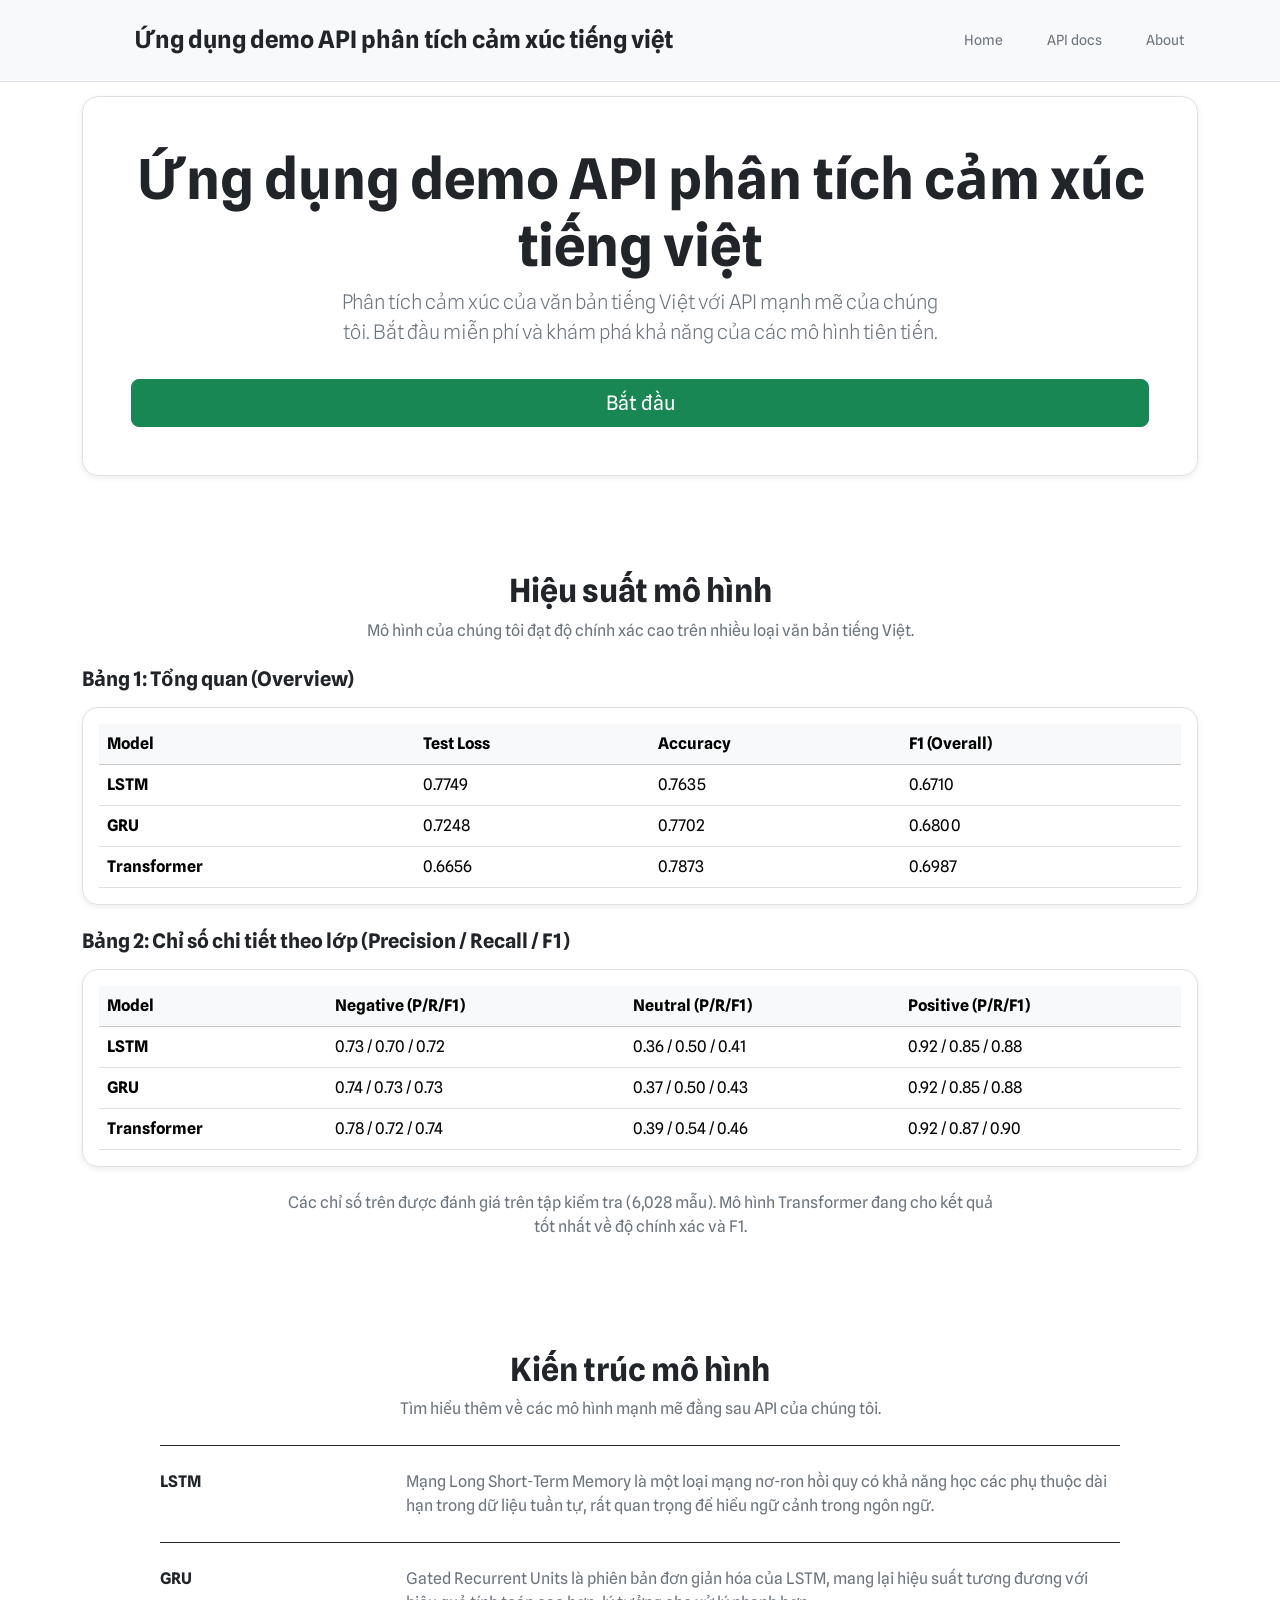
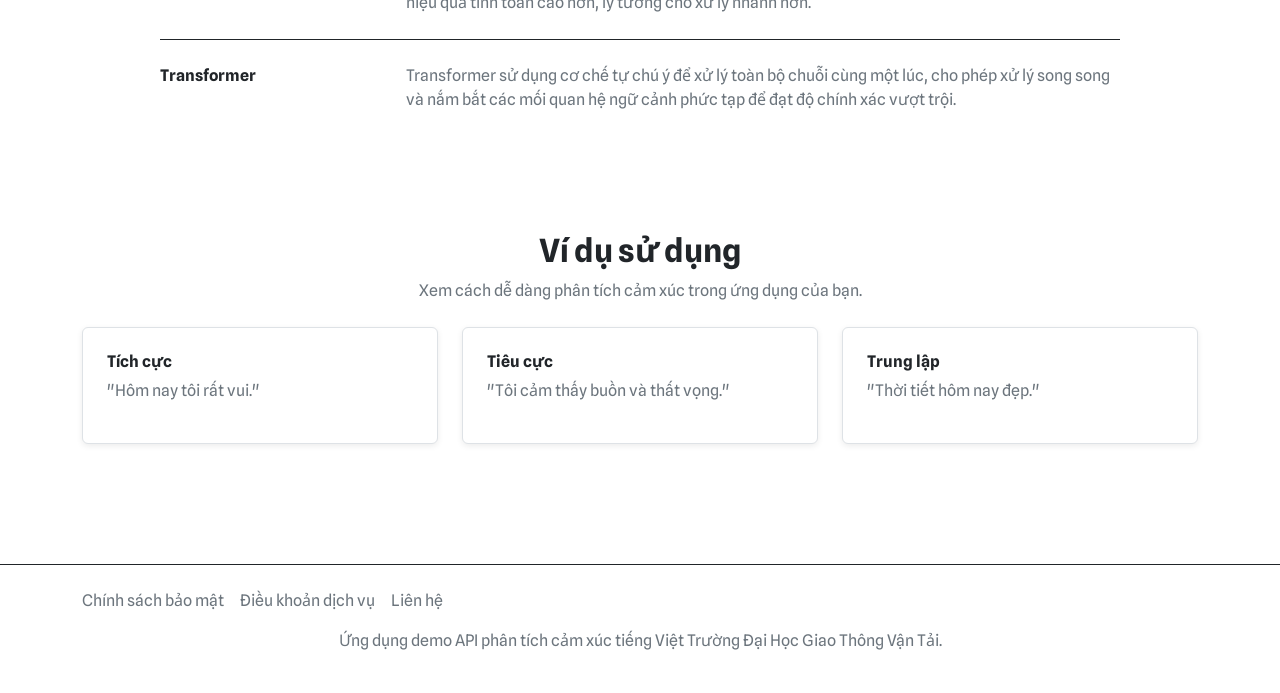
<file: templates/home.html>
<!DOCTYPE html>
<html lang="vi">
<head>
  <meta charset="utf-8"/>
  <meta name="viewport" content="width=device-width, initial-scale=1.0"/>
  <title>Ứng dụng demo API phân tích cảm xúc tiếng việt</title>
  <link href="https://fonts.googleapis.com" rel="preconnect"/>
  <link crossorigin="" href="https://fonts.gstatic.com" rel="preconnect"/>
  <link href="https://fonts.googleapis.com/css2?family=Spline+Sans:wght@400;500;700&family=Noto+Sans:wght@400;500;700;900&display=swap" rel="stylesheet"/>
  <link href="https://cdn.jsdelivr.net/npm/bootstrap@5.3.3/dist/css/bootstrap.min.css" rel="stylesheet" integrity="sha384-QWTKZyjpPEjISv5WaRU9OFeRpok6YctnYmDr5pNlyT2bRjXh0JMhjY6hW+ALEwIH" crossorigin="anonymous"/>
  <link rel="stylesheet" href="/static/css/home.css"/>
</head>
<body>
  <div class="d-flex flex-column min-vh-100">
    <br>
    <br>
     <!-- Header -->
        <header class="border-bottom fixed-top">
          <nav class="container px-3 py-4 d-flex justify-content-between align-items-center">
              <div class="d-flex align-items-center gap-3">
                  <svg class="text-success" fill="none" viewBox="0 0 48 48" style="width: 32px; height: 32px;">
                     
                      <defs><clipPath id="clip0_6_543"><rect fill="white" height="48" width="48"></rect></clipPath></defs>
                  </svg>
                  <h1 class="h4 mb-0 fw-bold">Ứng dụng demo API phân tích cảm xúc tiếng việt</h1>
              </div>
              <div class="d-flex align-items-center gap-4">
                  <a class="text-decoration-none text-secondary small" href="/">Home</a>
                  <a class="text-decoration-none text-secondary small" href="\docs">API docs</a>
                  <a class="text-decoration-none text-secondary small" href="#About">About</a>
                  
              </div>
          </nav>
        </header>
    <main class="flex-grow-1 py-5">
      <div class="container">
        <section class="mb-5">
          <div class="card text-center sticky-top bg-hero p-5 rounded-4">
            <h1 class="display-4 fw-bold">Ứng dụng demo API phân tích cảm xúc<br>tiếng việt</h1>
            <p class="lead text-secondary mx-auto" style="max-width: 600px;">
              Phân tích cảm xúc của văn bản tiếng Việt với API mạnh mẽ của chúng tôi. Bắt đầu miễn phí và khám phá khả năng của các mô hình tiên tiến.
            </p>
            <a href="/index" class="btn btn-primary btn-lg mt-3">Bắt đầu</a>
          </div>
        </section>
        <section class="py-5">
          <div class="text-center">
            <h2 class="fs-2 fw-bold">Hiệu suất mô hình</h2>
            <p class="text-secondary">Mô hình của chúng tôi đạt độ chính xác cao trên nhiều loại văn bản tiếng Việt.</p>
          </div>
          <div class="mt-4">
            <h3 class="h5 fw-bold mb-3">Bảng 1: Tổng quan (Overview)</h3>

            <div class="card p-3 rounded-4">
              <div class="table-responsive">
                <table class="table table-hover align-middle mb-0">
                  <thead class="table-light">
                    <tr>
                      <th scope="col">Model</th>
                      <th scope="col" class="text-nowrap">Test Loss</th>
                      <th scope="col">Accuracy</th>
                      <th scope="col" class="text-nowrap">F1 (Overall)</th>
                    </tr>
                  </thead>
                  <tbody>
                    <tr>
                      <th scope="row">LSTM</th>
                      <td>0.7749</td>
                      <td>0.7635</td>
                      <td>0.6710</td>
                    </tr>
                    <tr>
                      <th scope="row">GRU</th>
                      <td>0.7248</td>
                      <td>0.7702</td>
                      <td>0.6800</td>
                    </tr>
                    <tr>
                      <th scope="row">Transformer</th>
                      <td>0.6656</td>
                      <td>0.7873</td>
                      <td>0.6987</td>
                    </tr>
                  </tbody>
                </table>
              </div>
            </div>
          </div>
          <div class="mt-4">
            <h3 class="h5 fw-bold mb-3">Bảng 2: Chỉ số chi tiết theo lớp (Precision / Recall / F1)</h3>
            <div class="card p-3 rounded-4">
              
              <div class="table-responsive">
                <table class="table table-hover align-middle mb-0">
                  <thead class="table-light">
                    <tr>
                      <th scope="col">Model</th>
                      <th scope="col">Negative (P/R/F1)</th>
                      <th scope="col">Neutral (P/R/F1)</th>
                      <th scope="col">Positive (P/R/F1)</th>
                    </tr>
                  </thead>
                  <tbody>
                    <tr>
                      <th scope="row">LSTM</th>
                      <td>0.73 / 0.70 / 0.72</td>
                      <td>0.36 / 0.50 / 0.41</td>
                      <td>0.92 / 0.85 / 0.88</td>
                    </tr>
                    <tr>
                      <th scope="row">GRU</th>
                      <td>0.74 / 0.73 / 0.73</td>
                      <td>0.37 / 0.50 / 0.43</td>
                      <td>0.92 / 0.85 / 0.88</td>
                    </tr>
                    <tr>
                      <th scope="row">Transformer</th>
                      <td>0.78 / 0.72 / 0.74</td>
                      <td>0.39 / 0.54 / 0.46</td>
                      <td>0.92 / 0.87 / 0.90</td>
                    </tr>
                  </tbody>
                </table>
              </div>
            </div>
          </div>
          <p class="mt-4 text-center text-secondary mx-auto" style="max-width: 720px;">
            Các chỉ số trên được đánh giá trên tập kiểm tra (6,028 mẫu). Mô hình Transformer đang cho kết quả tốt nhất về độ chính xác và F1.
          </p>
        </section>
        <section class="py-5">
          <div class="text-center">
            <h2 id="About" class="fs-2 fw-bold">Kiến trúc mô hình</h2>
            <p class="text-secondary">Tìm hiểu thêm về các mô hình mạnh mẽ đằng sau API của chúng tôi.</p>
          </div>
          <div class="mt-4 mx-auto" style="max-width: 960px;">
            <div class="border-top border-dark py-4">
              <div class="row">
                <div class="col-md-3 fw-bold">LSTM</div>
                <div class="col-md-9 text-secondary">Mạng Long Short-Term Memory là một loại mạng nơ-ron hồi quy có khả năng học các phụ thuộc dài hạn trong dữ liệu tuần tự, rất quan trọng để hiểu ngữ cảnh trong ngôn ngữ.</div>
              </div>
            </div>
            <div class="border-top border-dark py-4">
              <div class="row">
                <div class="col-md-3 fw-bold">GRU</div>
                <div class="col-md-9 text-secondary">Gated Recurrent Units là phiên bản đơn giản hóa của LSTM, mang lại hiệu suất tương đương với hiệu quả tính toán cao hơn, lý tưởng cho xử lý nhanh hơn.</div>
              </div>
            </div>
            <div class="border-top border-dark py-4">
              <div class="row">
                <div class="col-md-3 fw-bold">Transformer</div>
                <div class="col-md-9 text-secondary">Transformer sử dụng cơ chế tự chú ý để xử lý toàn bộ chuỗi cùng một lúc, cho phép xử lý song song và nắm bắt các mối quan hệ ngữ cảnh phức tạp để đạt độ chính xác vượt trội.</div>
              </div>
            </div>
          </div>
        </section>
        <section class="py-5">
          <div class="text-center">
            <h2 class="fs-2 fw-bold">Ví dụ sử dụng</h2>
            <p class="text-secondary">Xem cách dễ dàng phân tích cảm xúc trong ứng dụng của bạn.</p>
          </div>
          <div class="row mt-4">
            <div class="col-md-4 mb-4">
              <div class="card p-4">
                <h3 class="fs-6 fw-bold">Tích cực</h3>
                <p class="text-secondary">"Hôm nay tôi rất vui."</p>
              </div>
            </div>
            <div class="col-md-4 mb-4">
              <div class="card p-4">
                <h3 class="fs-6 fw-bold">Tiêu cực</h3>
                <p class="text-secondary">"Tôi cảm thấy buồn và thất vọng."</p>
              </div>
            </div>
            <div class="col-md-4 mb-4">
              <div class="card p-4">
                <h3 class="fs-6 fw-bold">Trung lập</h3>
                <p class="text-secondary">"Thời tiết hôm nay đẹp."</p>
              </div>
            </div>
          </div>
          
        </section>
      </div>
    </main>
    <footer class="border-top border-dark py-4">
      <div class="container text-center">
        <div class="d-flex flex-column flex-sm-row justify-content-between align-items-center gap-3">
          <div class="d-flex flex-wrap justify-content-center gap-3">
            <a class="text-decoration-none text-secondary" href="#">Chính sách bảo mật</a>
            <a class="text-decoration-none text-secondary" href="#">Điều khoản dịch vụ</a>
            <a class="text-decoration-none text-secondary" href="#">Liên hệ</a>
          </div>
        </div>
        <p class="mt-3 text-secondary"> Ứng dụng demo API phân tích cảm xúc tiếng Việt Trường Đại Học Giao Thông Vận Tải.</p>
      </div>
    </footer>
  </div>
  <script src="https://cdn.jsdelivr.net/npm/bootstrap@5.3.3/dist/js/bootstrap.bundle.min.js" integrity="sha384-YvpcrYf0tY3lHB60NNkmXc5s9fDVZLESaAA55NDzOxhy9GkcIdslK1eN7N6jIeHz" crossorigin="anonymous"></script>
</body>
</html>
</file>
<file: static/css/home.css>
:root {
  --primary-color: #198754;
  --secondary-color: #157347;
  --background-color: #ffffff;
  --text-primary: #212529;
  --text-secondary: #6c757d;
  --accent-color: #4ade80;
}

html {
  scroll-behavior: smooth;
  scroll-padding-top: 100px;
}
body {
  font-family: 'Spline Sans', 'Noto Sans', sans-serif;
  background-color: var(--background-color);
  color: var(--text-primary);
}
.btn-primary {
  background-color: var(--primary-color);
  border-color: var(--primary-color);
}
.btn-primary:hover {
  background-color: var(--secondary-color);
  border-color: var(--secondary-color);
}
.btn-secondary {
  background-color: #6c757d;
  border-color: #6c757d;
  color: #ffffff;
}
.btn-secondary:hover {
  background-color: #5a6268;
  border-color: #545b62;
}
.card {
  background-color: #ffffff;
  border: 1px solid #dee2e6;
  box-shadow: 0 2px 6px rgba(0, 0, 0, 0.08);
}

.card:hover {
  box-shadow: 0 6px 18px rgba(0, 0, 0, 0.12);
}
.text-secondary {
  color: var(--text-secondary) !important;
}
.bg-hero {
  background: white;
}
.bg-model-performance {
  background-size: cover;
  background-position: center;
}
header {
  background-color: #f8f9fa;
  border-bottom: 1px solid #dee2e6;
}

/* Header nav links */
header nav a {
  text-decoration: none;
  color: #6c757d;
  padding: 6px 10px;
  border-radius: 8px;
  transition: background-color 0.2s ease, color 0.2s ease, box-shadow 0.2s ease;
}

header nav a:hover {
  background-color: #e9ecef;
  color: #212529;
  box-shadow: 0 2px 6px rgba(0,0,0,0.06);
}

/* Theme toggle aesthetic */
.theme-toggle {
  background: none;
  border: 1px solid transparent;
  color: #6c757d;
  padding: 8px 10px;
  border-radius: 8px;
  cursor: pointer;
  transition: background-color 0.2s ease, color 0.2s ease, border-color 0.2s ease, box-shadow 0.2s ease;
}

.theme-toggle:hover {
  background-color: #e9ecef;
  color: #212529;
  border-color: #dee2e6;
  box-shadow: 0 2px 6px rgba(0,0,0,0.06);
}

/* Responsive header tweaks for mobile */
@media (max-width: 576px) {
  header nav {
    padding: 8px 12px !important;
  }
  header .h4 {
    font-size: 1rem;
  }
  header nav .d-flex.gap-4 {
    gap: .5rem !important;
  }
  header nav a {
    padding: 4px 8px;
    font-size: 12px;
  }
  .theme-toggle {
    padding: 6px 8px;
  }
}
</file>
